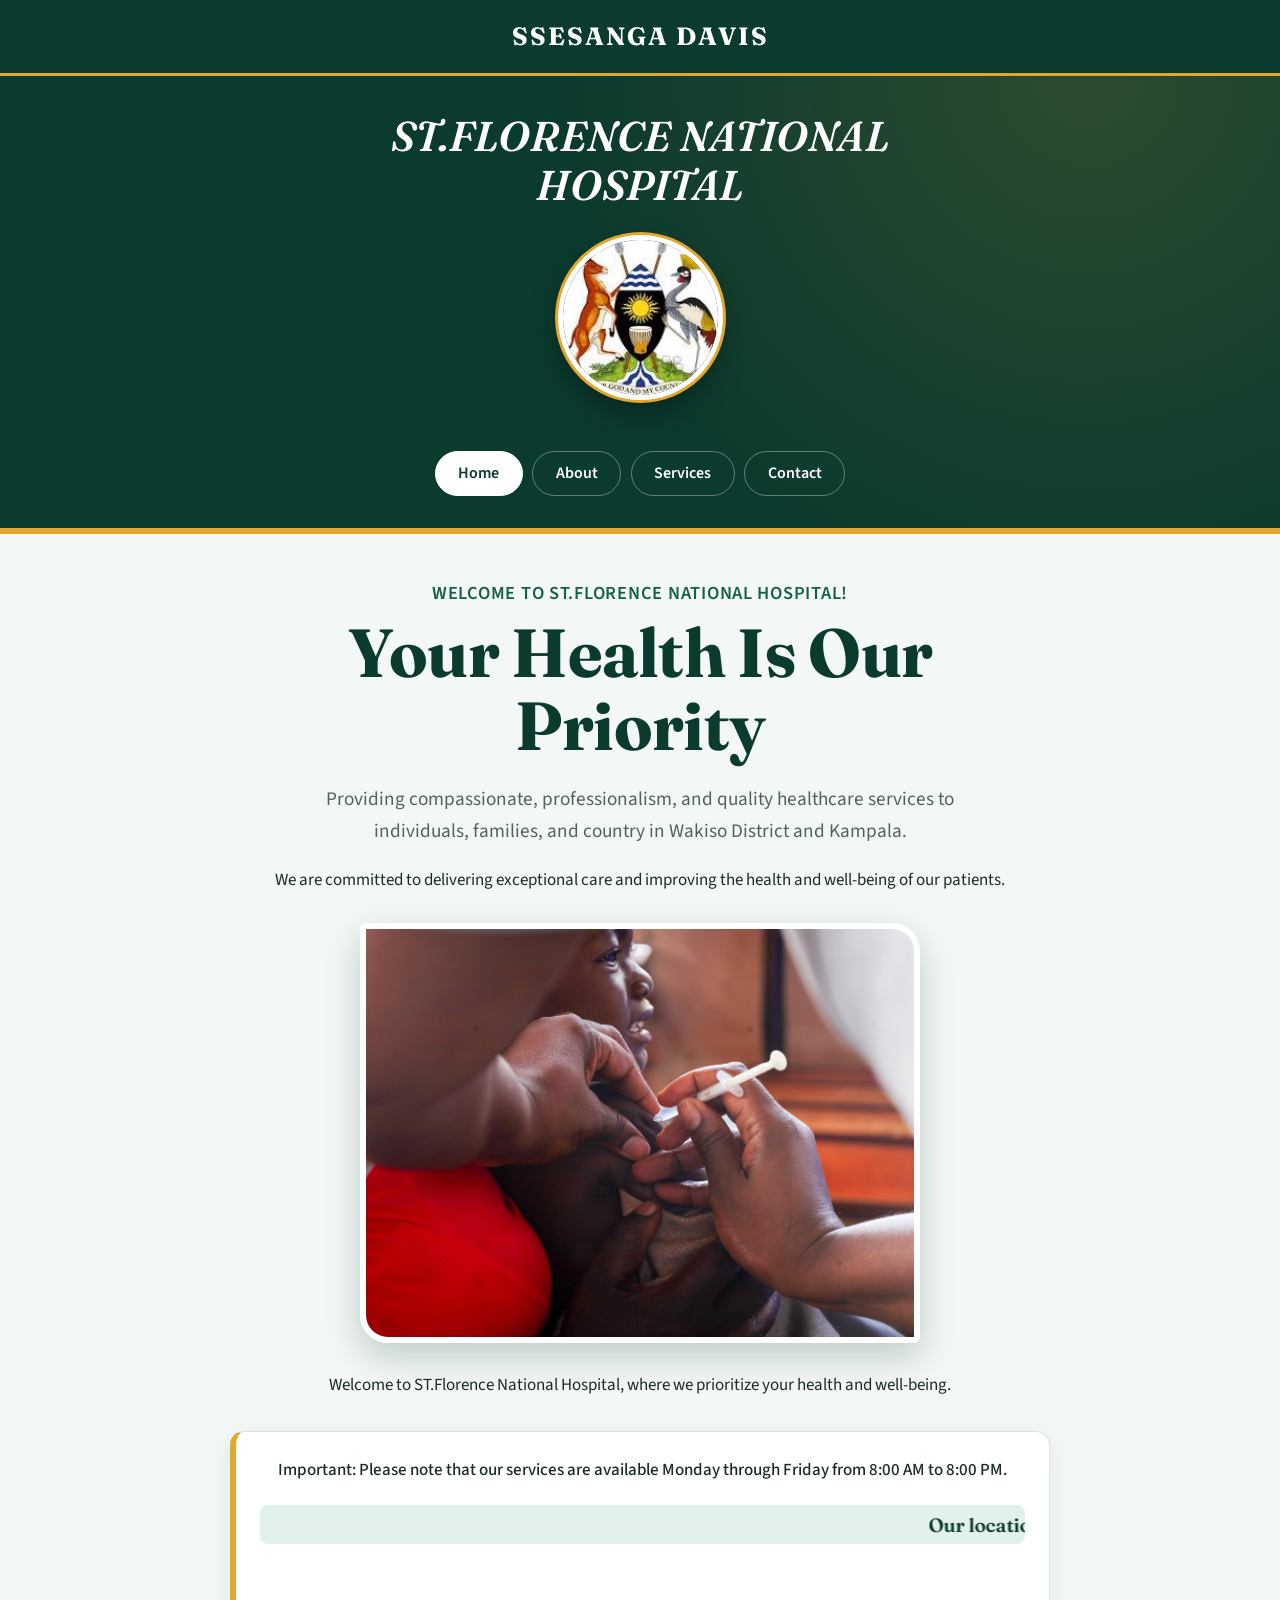
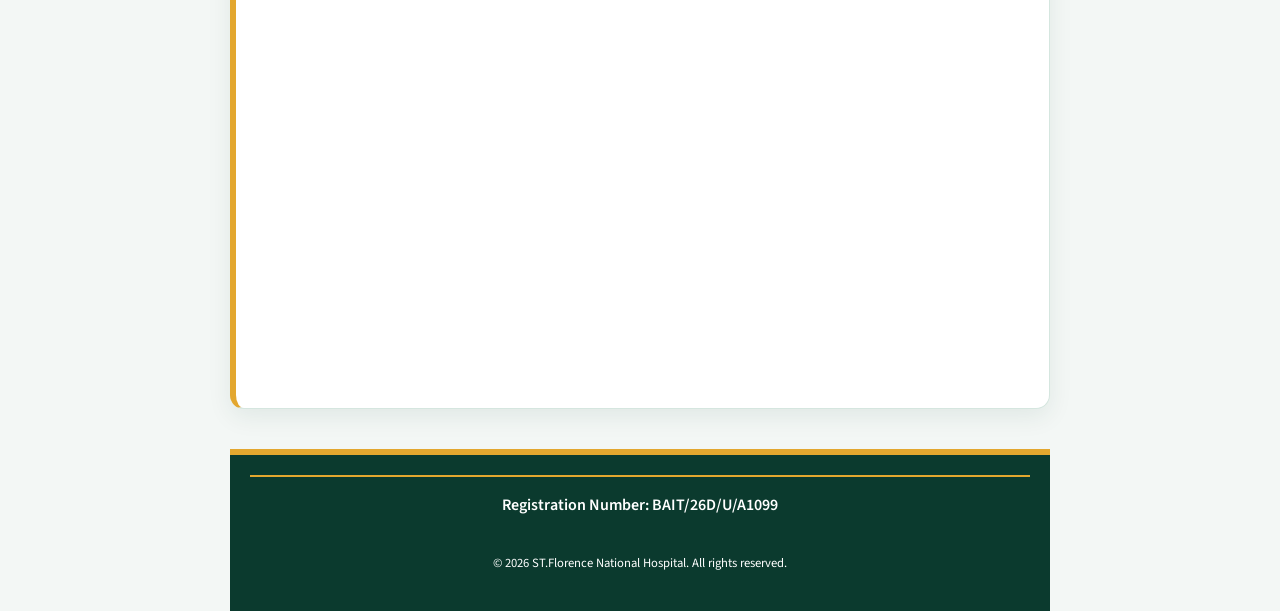
<file: index.html>
<!DOCTYPE html>
<html lang="en">

<head>
    <meta charset="UTF-8">
    <meta name="viewport" content="width=device-width, initial-scale=1.0">
    <link href="style.css" rel="stylesheet">
    <title>ST.Florence Hospital</title>
</head>

<body>
    <div class="student-name">SSESANGA DAVIS</div>
    <center>
        <i><h1>ST.FLORENCE NATIONAL HOSPITAL</h1></i>
        <img src="logo.jpg" alt="ST.Florence Hospital Logo" width="200" height="200"><br><br>
        <nav>

            <a href="index.html">Home</a>|
            <a href="about.html">About</a>|
            <a href="services.html">Services</a>|
            <a href="contact.html">Contact</a>

        </nav>
    </center>
    <h2>
        <hero title="Welcome">WELCOME TO ST.FLORENCE NATIONAL HOSPITAL!</hero>
    </h2>
    <h4 class="hero-title">Your Health Is Our<br>Priority</h4>
    <p class="hero-description">
        Providing compassionate, professionalism, and quality healthcare services to individuals, families, and country in Wakiso District and Kampala.
    </p>
    <p>We are committed to delivering exceptional care and improving the health and well-being of our patients.</p>
    <img src="vaccination.jpg" alt="a doctor vaccinating a patient" width="400" height="300">
    <p>Welcome to ST.Florence National Hospital, where we prioritize your health and well-being.
        <p>Important: Please note that our services are available Monday through Friday from 8:00 AM to 8:00 PM.
            <marquee behavior="scroll" direction="left">
                <h2>Our location on Google Maps:</h2>
            </marquee>
            <iframe src="https://www.google.com/maps/embed?pb=!1m18!1m12!1m3!1d127672.26186985167!2d32.50280802773484!3d0.3177138090886105!2m3!1f0!2f0!3f0!3m2!1i1024!2i768!4f13.1!3m3!1m2!1s0x177dbb6f51af6969%3A0xe32a106f368e718b!2sKampala%2C%20Uganda!5e0!3m2!1sen!2sug!4v1700000000000!5m2!1sen!2sug"
                width="600" height="450" style="border:0;" allowfullscreen="" loading="lazy" referrerpolicy="no-referrer-when-downgrade"><title>St. Florence National Hospital</title>
            </iframe>
            <footer>
    <div class="student-registration">
        Registration Number: BAIT/26D/U/A1099
    </div>
    <p><small>&copy; 2026 ST.Florence National Hospital.
    All rights reserved.</small></p>
</footer>
        </p>
    </p>

</body>


</html>
</file>
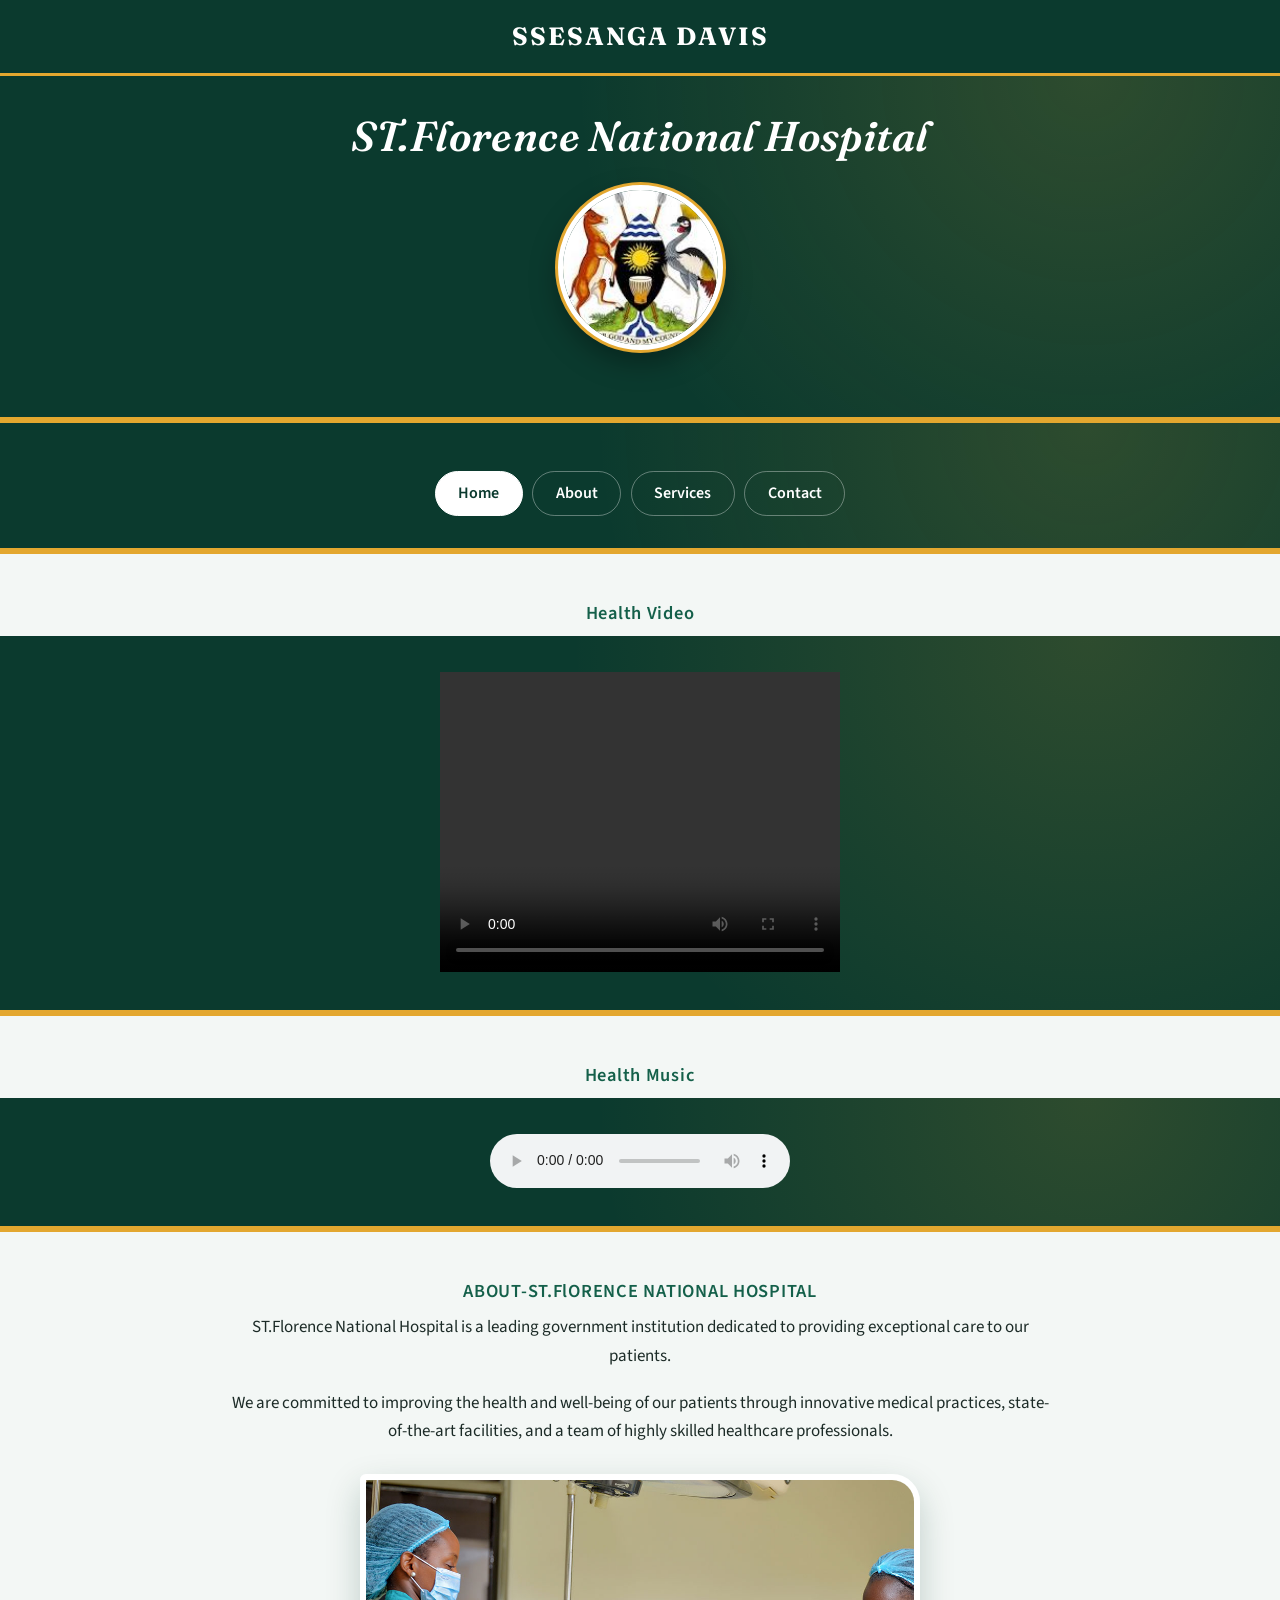
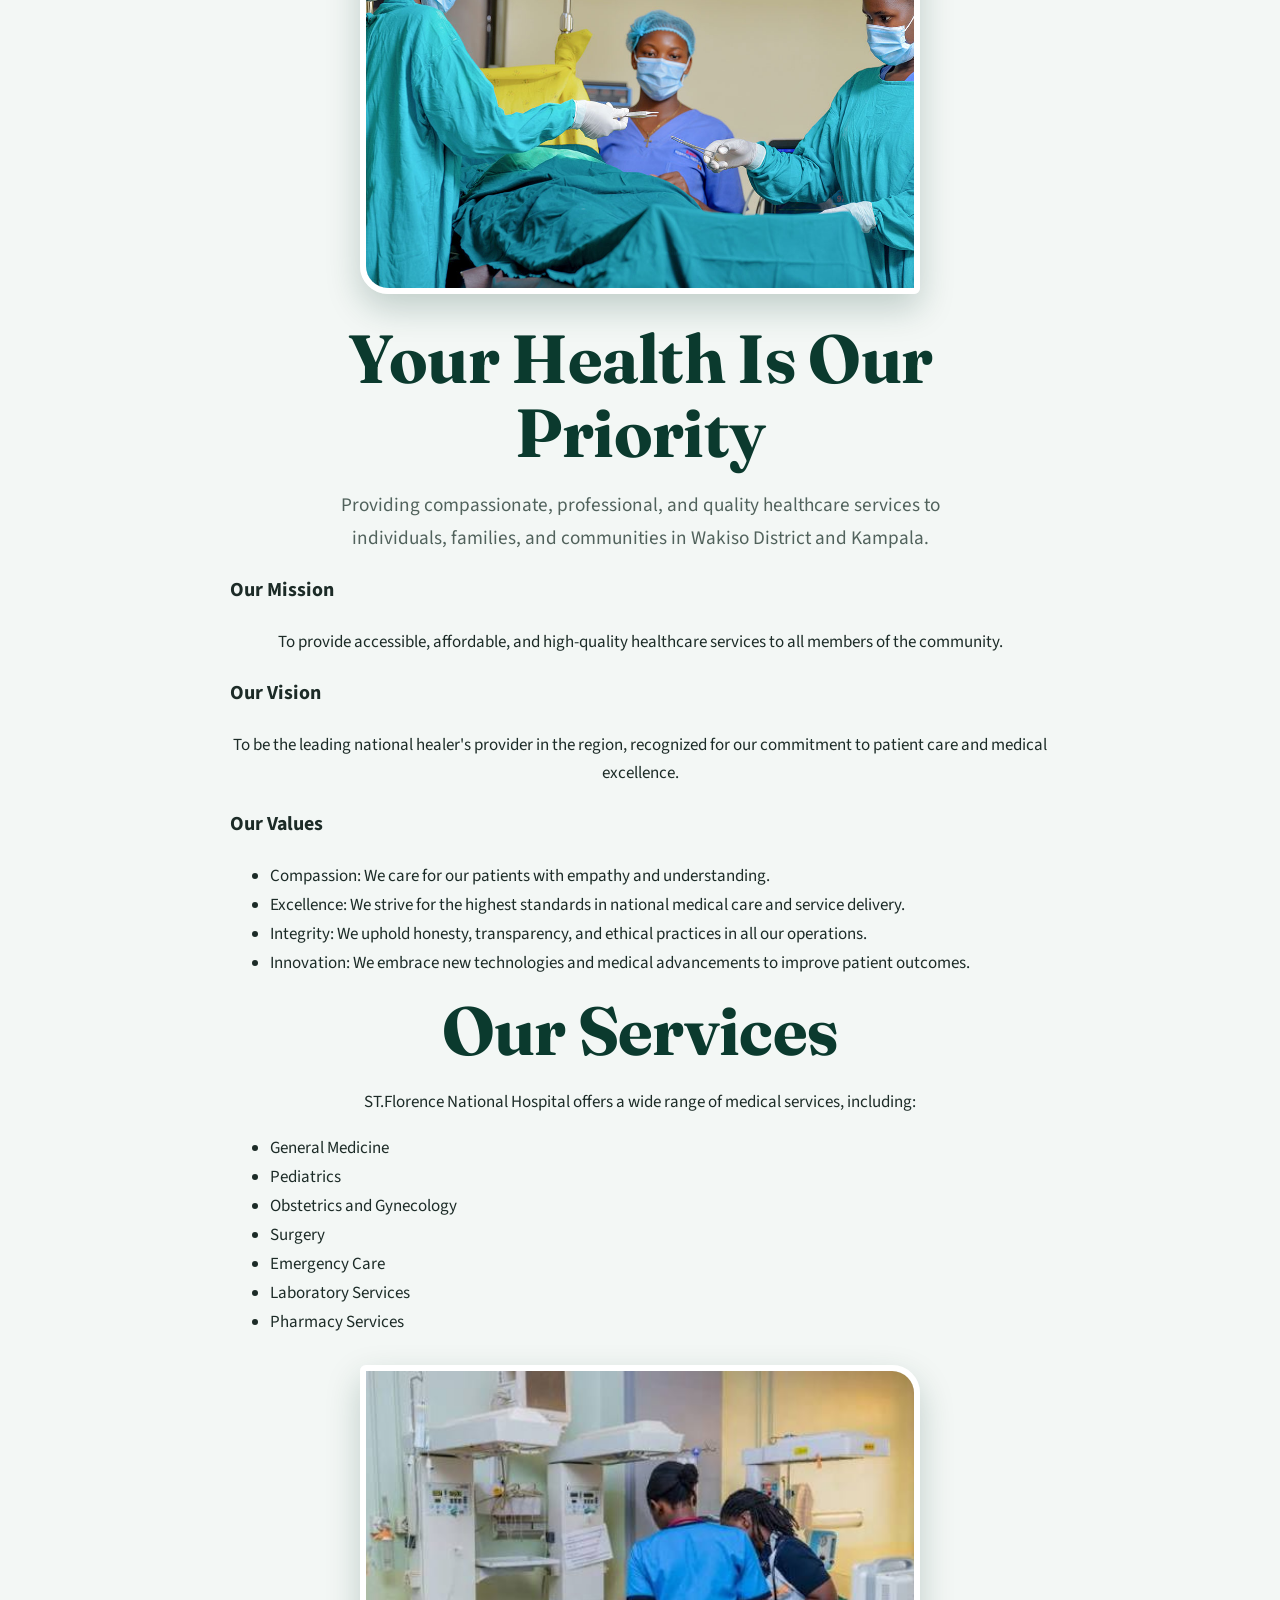
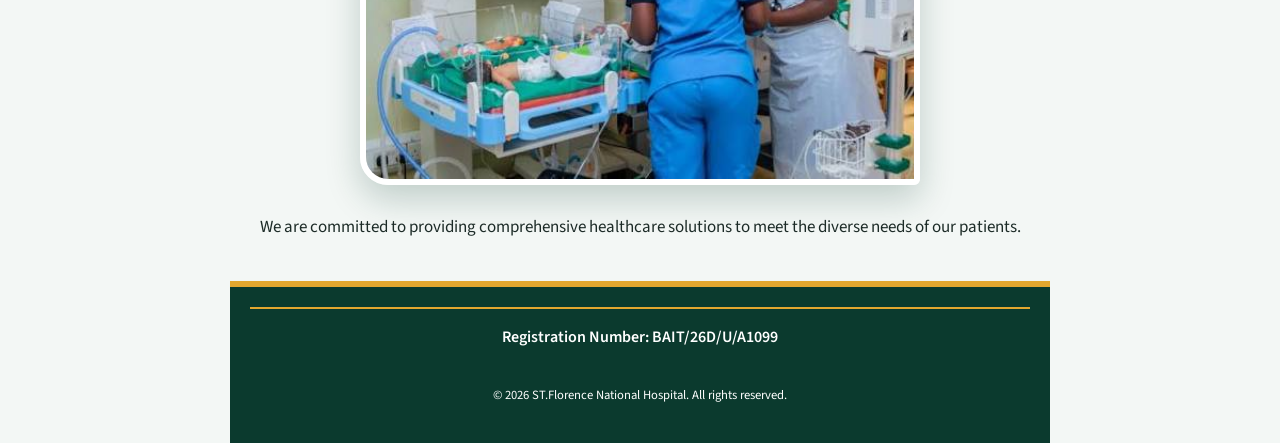
<file: about.html>
<!DOCTYPE html>
<html lang="en">

<head>
    <meta charset="UTF-8">
    <meta name="viewport" content="width=device-width, initial-scale=1.0">
    <a href="index.html"></a>
    <link href="style.css" rel="stylesheet">

    <title>ST.Florence National Hospital</title>

</head>

<body>
    <div class="student-name">SSESANGA DAVIS</div>
    <center>
        <h1>ST.Florence National Hospital</h1>
        <img src="logo.jpg" alt="ST.Florence National Hospital Logo" width="200" height="200"><br><br>
    </center>
    <center>
        <nav>

            <a href="index.html">Home</a>|
            <a href="about.html">About</a>|
            <a href="services.html">Services</a>|
            <a href="contact.html">Contact</a>

        </nav>
    </center>
    <h2>Health Video</h2>
    <center><video src="Kootenai_Health_-_Open_Heart_Surgery(1080p).mp4" controls width="400" height="300"></video></center>
    <h2>Health Music</h2>
    <center><audio src="life music.mp3.mp4" controls width="400" height="300"></audio></center>

    <h2>ABOUT-ST.FlORENCE NATIONAL HOSPITAL</h2>
    </center>
    <p>ST.Florence National Hospital is a leading government institution dedicated to providing exceptional care to our patients.</p>
    <p>We are committed to improving the health and well-being of our patients through innovative medical practices, state-of-the-art facilities, and a team of highly skilled healthcare professionals.</p>
    <img src="preds.jpg" alt="preds" width="400" height="300">
    <h2 class="hero-title">Your Health Is Our<br>Priority</h2>
    <p class="hero-description">
        Providing compassionate, professional, and quality healthcare services to individuals, families, and communities in Wakiso District and Kampala.
    </p>
    <h3>Our Mission</h3>
    <p>To provide accessible, affordable, and high-quality healthcare services to all members of the community.</p>
    <h3>Our Vision</h3>
    <p>To be the leading national healer's provider in the region, recognized for our commitment to patient care and medical excellence.</p>
    <h3>Our Values</h3>
    <ul>
        <li>Compassion: We care for our patients with empathy and understanding.</li>
        <li>Excellence: We strive for the highest standards in national medical care and service delivery.</li>
        <li>Integrity: We uphold honesty, transparency, and ethical practices in all our operations.</li>
        <li>Innovation: We embrace new technologies and medical advancements to improve patient outcomes.</li>
    </ul>
    <h2 class="hero-title">Our Services</h2>
    <p>ST.Florence National Hospital offers a wide range of medical services, including:</p>
    <ul>
        <li>General Medicine</li>
        <li>Pediatrics</li>
        <li>Obstetrics and Gynecology</li>
        <li>Surgery</li>
        <li>Emergency Care</li>
        <li>Laboratory Services</li>
        <li>Pharmacy Services</li>
    </ul>
    <img src="Nurse.jpg" alt="A nurse at ST.Florence National Hospital">
    <p>We are committed to providing comprehensive healthcare solutions to meet the diverse needs of our patients.</p>
    <footer>
    <div class="student-registration">
        Registration Number: BAIT/26D/U/A1099
    </div>
    <p><small>&copy; 2026 ST.Florence National Hospital.
    All rights reserved.</small></p>
</footer>
</body>


</html>
</file>
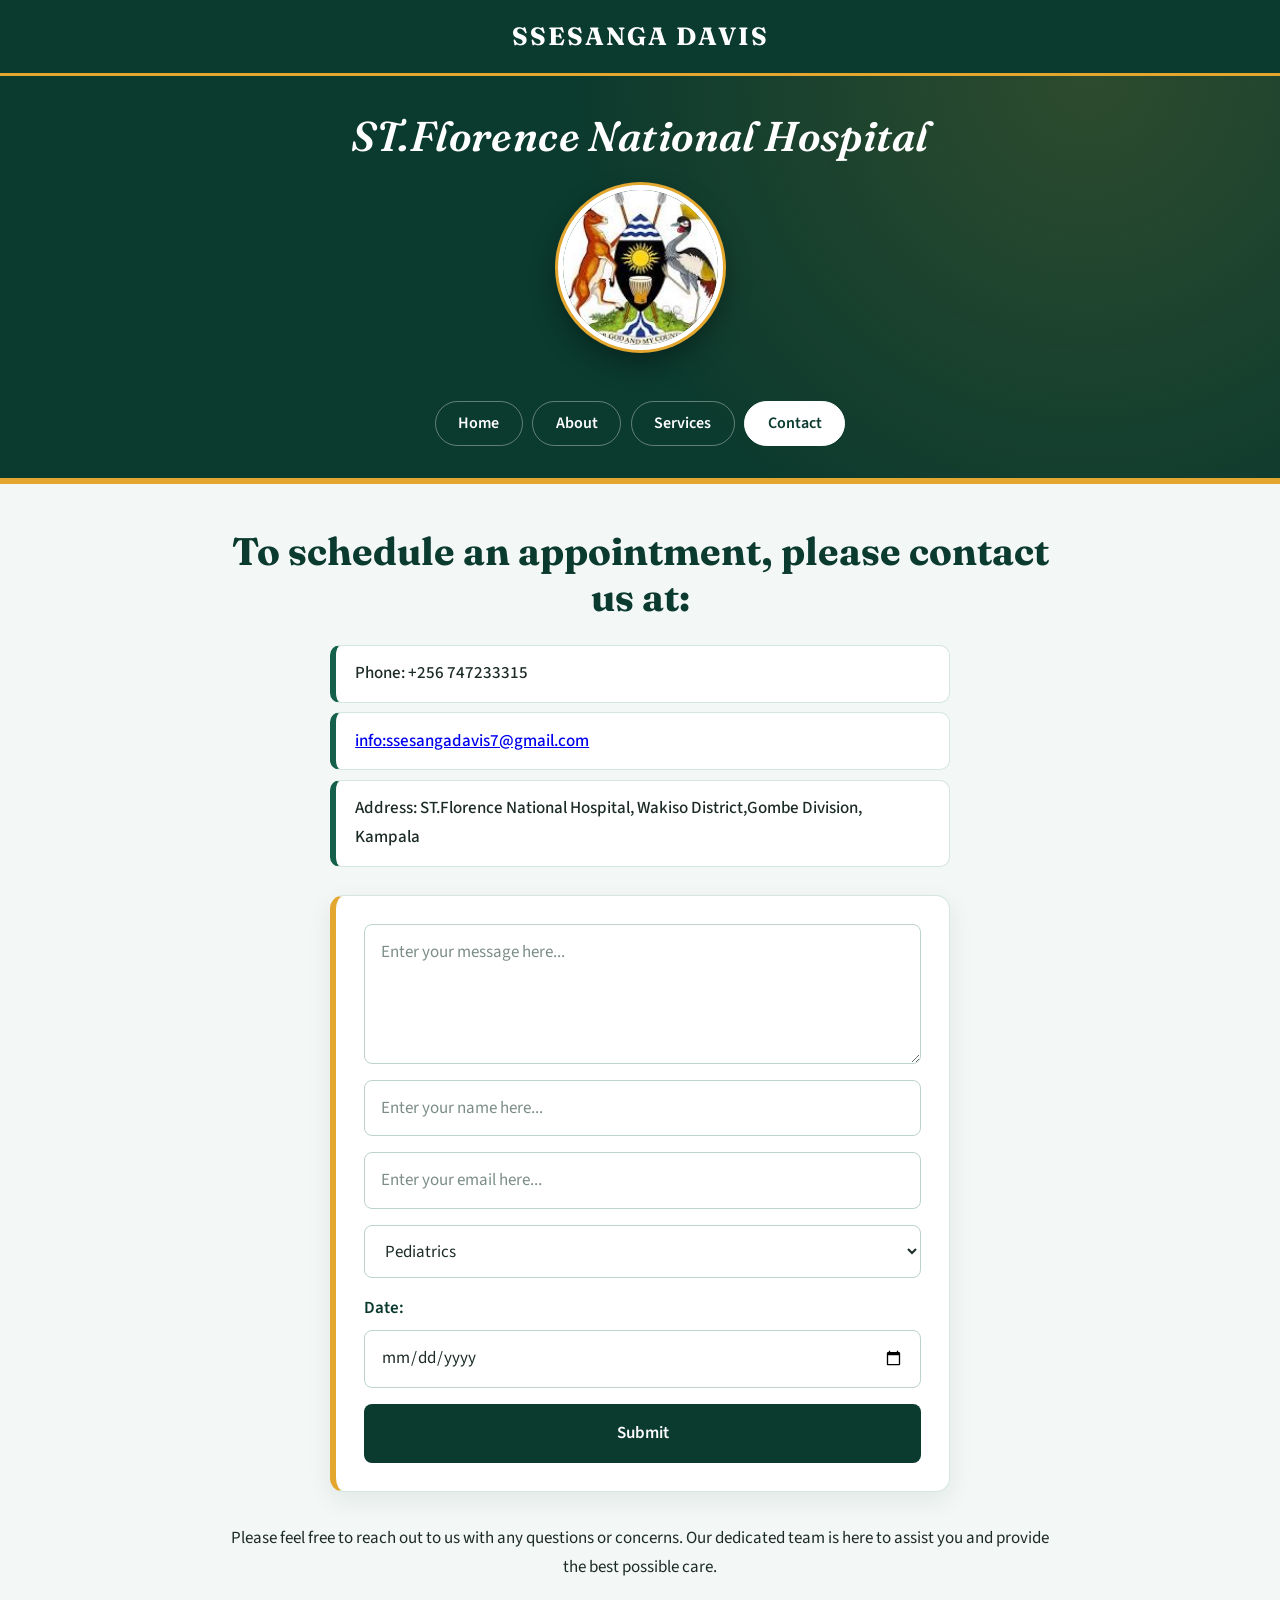
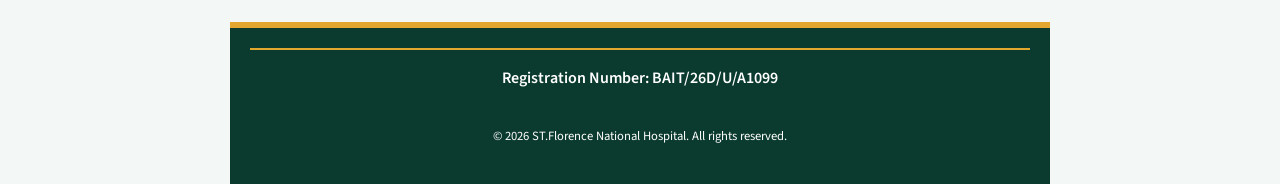
<file: contact.html>
<!DOCTYPE html>
<html lang="en">

<head>
    <meta charset="UTF-8">
    <meta name="viewport" content="width=device-width, initial-scale=1.0">
    <a href="index.html"></a>
    <link href="style.css" rel="stylesheet">
    <title>Contact ST.Florence National Hospital</title>
</head>

<body>
     <div class="student-name">SSESANGA DAVIS</div>
    <center>
        <h1>ST.Florence National Hospital</h1>
        <img src="logo.jpg" alt="ST.Florence National Hospital Logo" width="200" height="200"><br><br>
        <nav>

            <a href="index.html">Home</a>|
            <a href="about.html">About</a>|
            <a href="services.html">Services</a>|
            <a href="contact.html">Contact</a>

        </nav>


    </center>
    <h2>To schedule an appointment, please contact us at:</h2>
    <p>Phone: +256 747233315</p>
    <p><a href="mailto:info:ssesangadavis7@gmail.com">info:ssesangadavis7@gmail.com</a></p>
    <p>Address: ST.Florence National Hospital, Wakiso District,Gombe Division, Kampala</p>
    <form action="" method="POST">
        <textarea name="message" placeholder="Enter your message here..." required></textarea><br><br>

        <input type="text" name="name" placeholder="Enter your name here..." required><br><br>
        <input type="email" name="email" placeholder="Enter your email here..." required><br><br>

        <select name="department" id="department">
        <option value="Pediatrics">Pediatrics</option>
        <option value="Obstetrics and Gynecology">Obstetrics and Gynecology</option>
        <option value="Surgery">Surgery</option>
        <option value="Emergency Care">Emergency Care</option>
        <option value="Laboratory Services">Laboratory Services</option>
        <option value="Pharmacy Services">Pharmacy Services</option>
    </select>

        <label for="Date">Date:</label>
        <input type="date" id="Date" name="Date" required><br><br>

        <button type="submit">Submit</button><br><br>
    </form>
    <p>Please feel free to reach out to us with any questions or concerns. Our dedicated team is here to assist you and provide the best possible care.</p>
    <footer>
    <div class="student-registration">
        Registration Number: BAIT/26D/U/A1099
    </div>
    <p><small>&copy; 2026 ST.Florence National Hospital.
    All rights reserved.</small></p>
</footer>
</body>


</html>
</file>
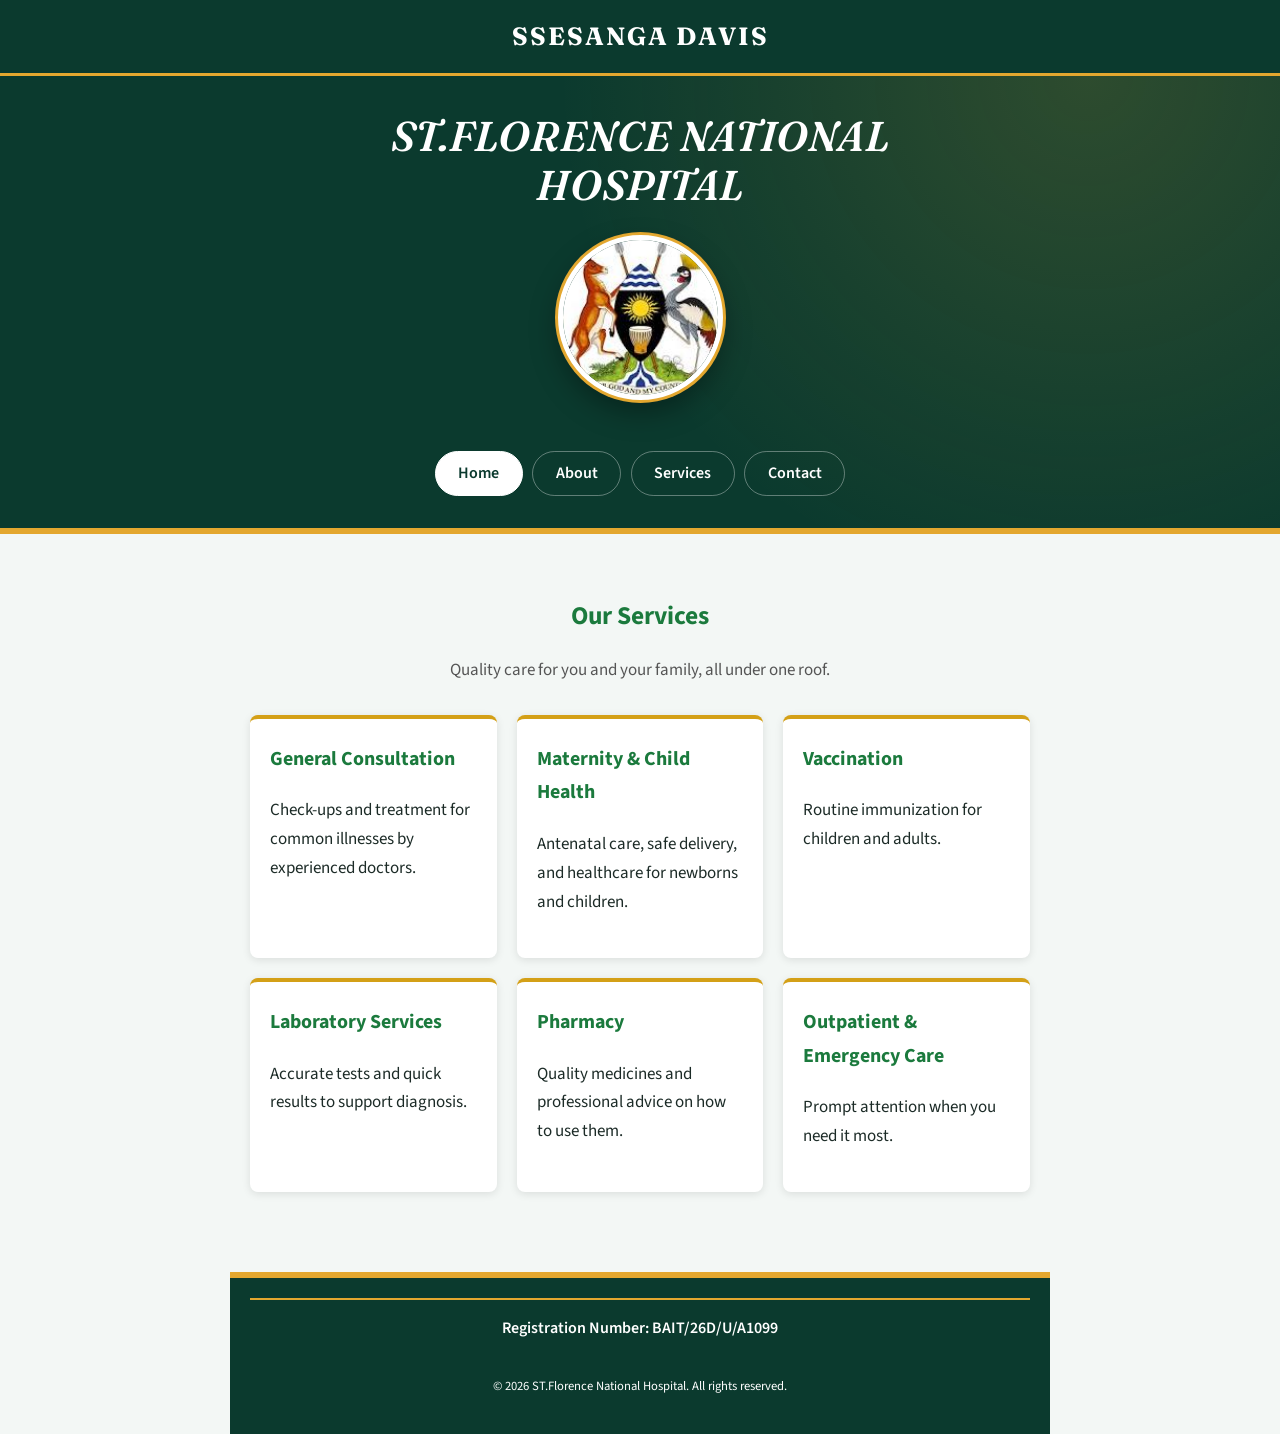
<file: services.html>
<!DOCTYPE html>
<html lang="en">

<head>
    <meta charset="UTF-8">
    <meta name="viewport" content="width=device-width, initial-scale=1.0">
    <link href="style.css" rel="stylesheet">
    <title>ST.Florence Hospital</title>
</head>

<body>
    <div class="student-name">SSESANGA DAVIS</div>
    <center>
        <i><h1>ST.FLORENCE NATIONAL HOSPITAL</h1></i>
        <img src="logo.jpg" alt="ST.Florence Hospital Logo" width="200" height="200"><br><br>
        <nav>

            <a href="index.html">Home</a>|
            <a href="about.html">About</a>|
            <a href="services.html">Services</a>|
            <a href="contact.html">Contact</a>

        </nav>
    </center>
    <section class="services" id="services">
        <h2>Our Services</h2>
        <p class="services-intro">Quality care for you and your family, all under one roof.</p>

        <div class="services-grid">
            <div class="service-card">
                <h3>General Consultation</h3>
                <p>Check-ups and treatment for common illnesses by experienced doctors.</p>
            </div>
            <div class="service-card">
                <h3>Maternity &amp; Child Health</h3>
                <p>Antenatal care, safe delivery, and healthcare for newborns and children.</p>
            </div>
            <div class="service-card">
                <h3>Vaccination</h3>
                <p>Routine immunization for children and adults.</p>
            </div>
            <div class="service-card">
                <h3>Laboratory Services</h3>
                <p>Accurate tests and quick results to support diagnosis.</p>
            </div>
            <div class="service-card">
                <h3>Pharmacy</h3>
                <p>Quality medicines and professional advice on how to use them.</p>
            </div>
            <div class="service-card">
                <h3>Outpatient &amp; Emergency Care</h3>
                <p>Prompt attention when you need it most.</p>
            </div>
        </div>

    </section>
    <footer>
    <div class="student-registration">
        Registration Number: BAIT/26D/U/A1099
    </div>
    <p><small>&copy; 2026 ST.Florence National Hospital.
    All rights reserved.</small></p>
</footer>
</body>
</html>
</file>
<file: style.css>
@import url("https://fonts.googleapis.com/css2?family=Fraunces:ital,opsz,wght@0,9..144,500;0,9..144,700;1,9..144,600&family=Source+Sans+3:wght@400;500;600&display=swap");
:root {
    --green-900: #0b3a2e;
    --green-700: #14604a;
    --green-100: #e3f1ec;
    --gold: #e3a72f;
    --ink: #1c2b27;
    --muted: #51625c;
    --page: #f3f7f5;
    --white: #ffffff;
    --serif: "Fraunces", Georgia, "Times New Roman", serif;
    --sans: "Source Sans 3", "Segoe UI", Roboto, Arial, sans-serif;
}

*,
*::before,
*::after {
    box-sizing: border-box;
}

body {
    margin: 0;
    font-family: var(--sans);
    font-size: 1.0625rem;
    line-height: 1.7;
    color: var(--ink);
    background: var(--page);
    -webkit-font-smoothing: antialiased;
}


/* ---------- Header (the <center> block) ---------- */

body>center {
    display: block;
    padding: 2.25rem 1rem 1.75rem;
    background: radial-gradient(circle at 85% 0%, rgba(227, 167, 47, 0.16), transparent 45%), var(--green-900);
    border-bottom: 6px solid var(--gold);
    color: var(--white);
}

body>center i {
    font-style: normal;
}

body>center h1 {
    margin: 0 auto 1.5rem;
    max-width: 22ch;
    font-family: var(--serif);
    font-style: italic;
    font-weight: 600;
    font-size: clamp(1.6rem, 5.5vw, 2.6rem);
    line-height: 1.2;
    letter-spacing: 0.01em;
    color: var(--white);
}

body>center img {
    width: clamp(110px, 26vw, 165px);
    height: clamp(110px, 26vw, 165px);
    object-fit: cover;
    border-radius: 50%;
    border: 5px solid var(--white);
    background: var(--white);
    box-shadow: 0 0 0 3px var(--gold), 0 12px 28px rgba(0, 0, 0, 0.35);
}


/* Navigation: the "|" separators are hidden, links become pills */

nav {
    font-size: 0;
    color: transparent;
    margin-top: 0.5rem;
}

nav a {
    display: inline-block;
    margin: 0.25rem 0.3rem;
    padding: 0.5rem 1.4rem;
    font-family: var(--sans);
    font-size: 1rem;
    font-weight: 600;
    color: var(--white);
    text-decoration: none;
    border: 1.5px solid rgba(255, 255, 255, 0.35);
    border-radius: 999px;
    transition: background 0.2s, color 0.2s, border-color 0.2s;
}

nav a:hover,
nav a:focus-visible {
    background: var(--gold);
    border-color: var(--gold);
    color: var(--green-900);
    outline: none;
}


/* Active page: Home on the index page, Contact on the page with a form */

body:not(:has(form)) nav a[href="index.html"],
body:has(form) nav a[href="contact.html"] {
    background: var(--white);
    border-color: var(--white);
    color: var(--green-900);
}


/* ---------- Page content column ---------- */

body> :not(center) {
    width: min(calc(100% - 2rem), 820px);
    margin-left: auto;
    margin-right: auto;
}

body>p {
    text-align: center;
    margin-top: 0;
    margin-bottom: 1.1rem;
}


/* Remove the empty paragraphs the browser creates from stray </p> tags */

p:empty {
    display: none;
}


/* ---------- Hero ---------- */

body>h2 {
    margin-top: 2.75rem;
    margin-bottom: 0.4rem;
    text-align: center;
    font-family: var(--sans);
    font-size: clamp(0.95rem, 2.6vw, 1.15rem);
    font-weight: 600;
    letter-spacing: 0.04em;
    color: var(--green-700);
}

body>h2 hero {
    display: block;
}

.hero-title {
    margin-top: 0;
    margin-bottom: 1.25rem;
    text-align: center;
    font-family: var(--serif);
    font-weight: 700;
    font-size: clamp(2.4rem, 8vw, 4.25rem);
    line-height: 1.08;
    letter-spacing: -0.01em;
    color: var(--green-900);
    animation: rise 0.7s ease-out both;
}

body>p.hero-description {
    width: min(calc(100% - 2rem), 660px);
    font-size: 1.2rem;
    color: var(--muted);
}


/* ---------- Photo ---------- */

body>img {
    display: block;
    width: min(calc(100% - 2rem), 560px);
    height: auto;
    aspect-ratio: 4 / 3;
    object-fit: cover;
    margin-top: 1.75rem;
    margin-bottom: 1.75rem;
    border-radius: 6px 28px 6px 28px;
    border: 6px solid var(--white);
    box-shadow: 0 14px 34px rgba(11, 58, 46, 0.22);
}


/* ---------- Opening hours + map card ---------- */

body>p:has(marquee) {
    margin-top: 2rem;
    padding: 1.5rem 1.5rem 1.25rem;
    background: var(--white);
    border: 1px solid #d5e6df;
    border-left: 6px solid var(--gold);
    border-radius: 14px;
    font-weight: 500;
    box-shadow: 0 8px 24px rgba(11, 58, 46, 0.08);
}

marquee {
    display: block;
    margin: 1.25rem 0 1rem;
    padding: 0.2rem 0;
    background: var(--green-100);
    border-radius: 8px;
}

marquee h2 {
    margin: 0;
    font-family: var(--serif);
    font-size: 1.2rem;
    font-weight: 600;
    color: var(--green-900);
}

iframe {
    display: block;
    width: 100%;
    max-width: 100%;
    height: clamp(280px, 52vw, 420px);
    margin: 0 auto 0.5rem;
    border-radius: 10px;
}


/* ---------- Contact page ---------- */


/* Page heading (only the page that has a form) */

body>h2:has(~form) {
    margin-top: 2.75rem;
    margin-bottom: 1.5rem;
    font-family: var(--serif);
    font-size: clamp(1.6rem, 5vw, 2.4rem);
    font-weight: 700;
    line-height: 1.2;
    letter-spacing: 0;
    color: var(--green-900);
}


/* Phone, email and address rows */

body>p:has(+form),
body>p:has(+p+form),
body>p:has(+p+p+form) {
    width: min(calc(100% - 2rem), 620px);
    margin-bottom: 0.6rem;
    padding: 0.85rem 1.2rem;
    text-align: left;
    font-weight: 500;
    background: var(--white);
    border: 1px solid #d5e6df;
    border-left: 6px solid var(--green-700);
    border-radius: 10px;
    overflow-wrap: anywhere;
}


/* Appointment form */

body>form {
    width: min(calc(100% - 2rem), 620px);
    margin-top: 1.75rem;
    margin-bottom: 2rem;
    padding: 1.75rem;
    background: var(--white);
    border: 1px solid #d5e6df;
    border-left: 6px solid var(--gold);
    border-radius: 14px;
    box-shadow: 0 8px 24px rgba(11, 58, 46, 0.08);
}


/* The <br> tags in the form are replaced by spacing */

form br {
    display: none;
}

form textarea,
form input,
form select {
    display: block;
    width: 100%;
    margin-bottom: 1rem;
    padding: 0.8rem 1rem;
    font: inherit;
    color: var(--ink);
    background: var(--white);
    border: 1.5px solid #bcd3ca;
    border-radius: 8px;
    transition: border-color 0.2s, box-shadow 0.2s;
}

form textarea {
    min-height: 140px;
    resize: vertical;
}

form ::placeholder {
    color: #7c8d87;
}

form textarea:focus,
form input:focus,
form select:focus {
    outline: none;
    border-color: var(--green-700);
    box-shadow: 0 0 0 4px rgba(20, 96, 74, 0.18);
}

form label {
    display: block;
    margin-bottom: 0.4rem;
    font-weight: 600;
    color: var(--green-900);
}

form button {
    display: block;
    width: 100%;
    margin-top: 0.5rem;
    padding: 0.95rem 1.5rem;
    font: inherit;
    font-weight: 600;
    color: var(--white);
    background: var(--green-900);
    border: 0;
    border-radius: 8px;
    cursor: pointer;
    transition: background 0.2s, color 0.2s;
}

form button:hover {
    background: var(--gold);
    color: var(--green-900);
}

form button:focus-visible {
    outline: 3px solid var(--gold);
    outline-offset: 3px;
}


/* ---------- Footer (the copyright line; also styles a real <footer>) ---------- */

footer,
body>p:has(+p:empty),
body>p:has(>small:only-child) {
    width: 100%;
    max-width: none;
    margin-top: 3rem;
    margin-bottom: 0;
    padding: 1.5rem 1rem;
    background: var(--green-900);
    border-top: 6px solid var(--gold);
    color: #c9dcd4;
    font-size: 0.95rem;
    text-align: center;
}


/* ---------- Motion + small screens ---------- */

@keyframes rise {
    from {
        opacity: 0;
        transform: translateY(14px);
    }
    to {
        opacity: 1;
        transform: none;
    }
}

@media (prefers-reduced-motion: reduce) {
    .hero-title {
        animation: none;
    }
    nav a {
        transition: none;
    }
}

@media (max-width: 480px) {
    body {
        font-size: 1rem;
    }
    nav a {
        padding: 0.45rem 1rem;
        margin: 0.2rem;
    }
    body>p:has(marquee) {
        padding: 1.1rem 1rem;
    }
}

.services {
    padding: 40px 20px;
    max-width: 1100px;
    margin: 0 auto;
    text-align: center;
}

.services h2 {
    color: #1b7a3d;
    /* change to your theme's green */
    margin-bottom: 8px;
}

.services-intro {
    color: #555;
    margin-bottom: 30px;
}

.services-grid {
    display: grid;
    grid-template-columns: repeat(auto-fit, minmax(240px, 1fr));
    gap: 20px;
}

.service-card {
    background: #fff;
    border-top: 4px solid #d4a017;
    /* change to your theme's gold */
    border-radius: 8px;
    padding: 24px 20px;
    box-shadow: 0 2px 8px rgba(0, 0, 0, 0.1);
    text-align: left;
    transition: transform 0.2s, box-shadow 0.2s;
}

.service-card:hover {
    transform: translateY(-4px);
    box-shadow: 0 6px 16px rgba(0, 0, 0, 0.15);
}

.service-card h3 {
    color: #1b7a3d;
    margin-top: 0;

}

/* STUDENT NAME AT THE TOP */
.student-name {
    width: 100%;
    max-width: none;
    margin: 0;
    padding: 15px;
    background: var(--green-900);
    color: white;
    text-align: center;
    font-family: var(--serif);
    font-size: 25px;
    font-weight: bold;
    letter-spacing: 2px;
    border-bottom: 3px solid var(--gold);
}

/* REGISTRATION NUMBER AT THE BOTTOM */
.student-registration {
    width: 100%;
    max-width: none;
    margin: 0;
    padding: 15px;
    background: var(--green-900);
    color: white;
    text-align: center;
    font-size: 16px;
    font-weight: 600;
    border-top: 2px solid var(--gold);
}

/* FOOTER */
footer {
    width: 100%;
    max-width: none;
    margin-top: 40px;
    padding: 20px;
    background: var(--green-900);
    color: white;
    text-align: center;
}
</file>
